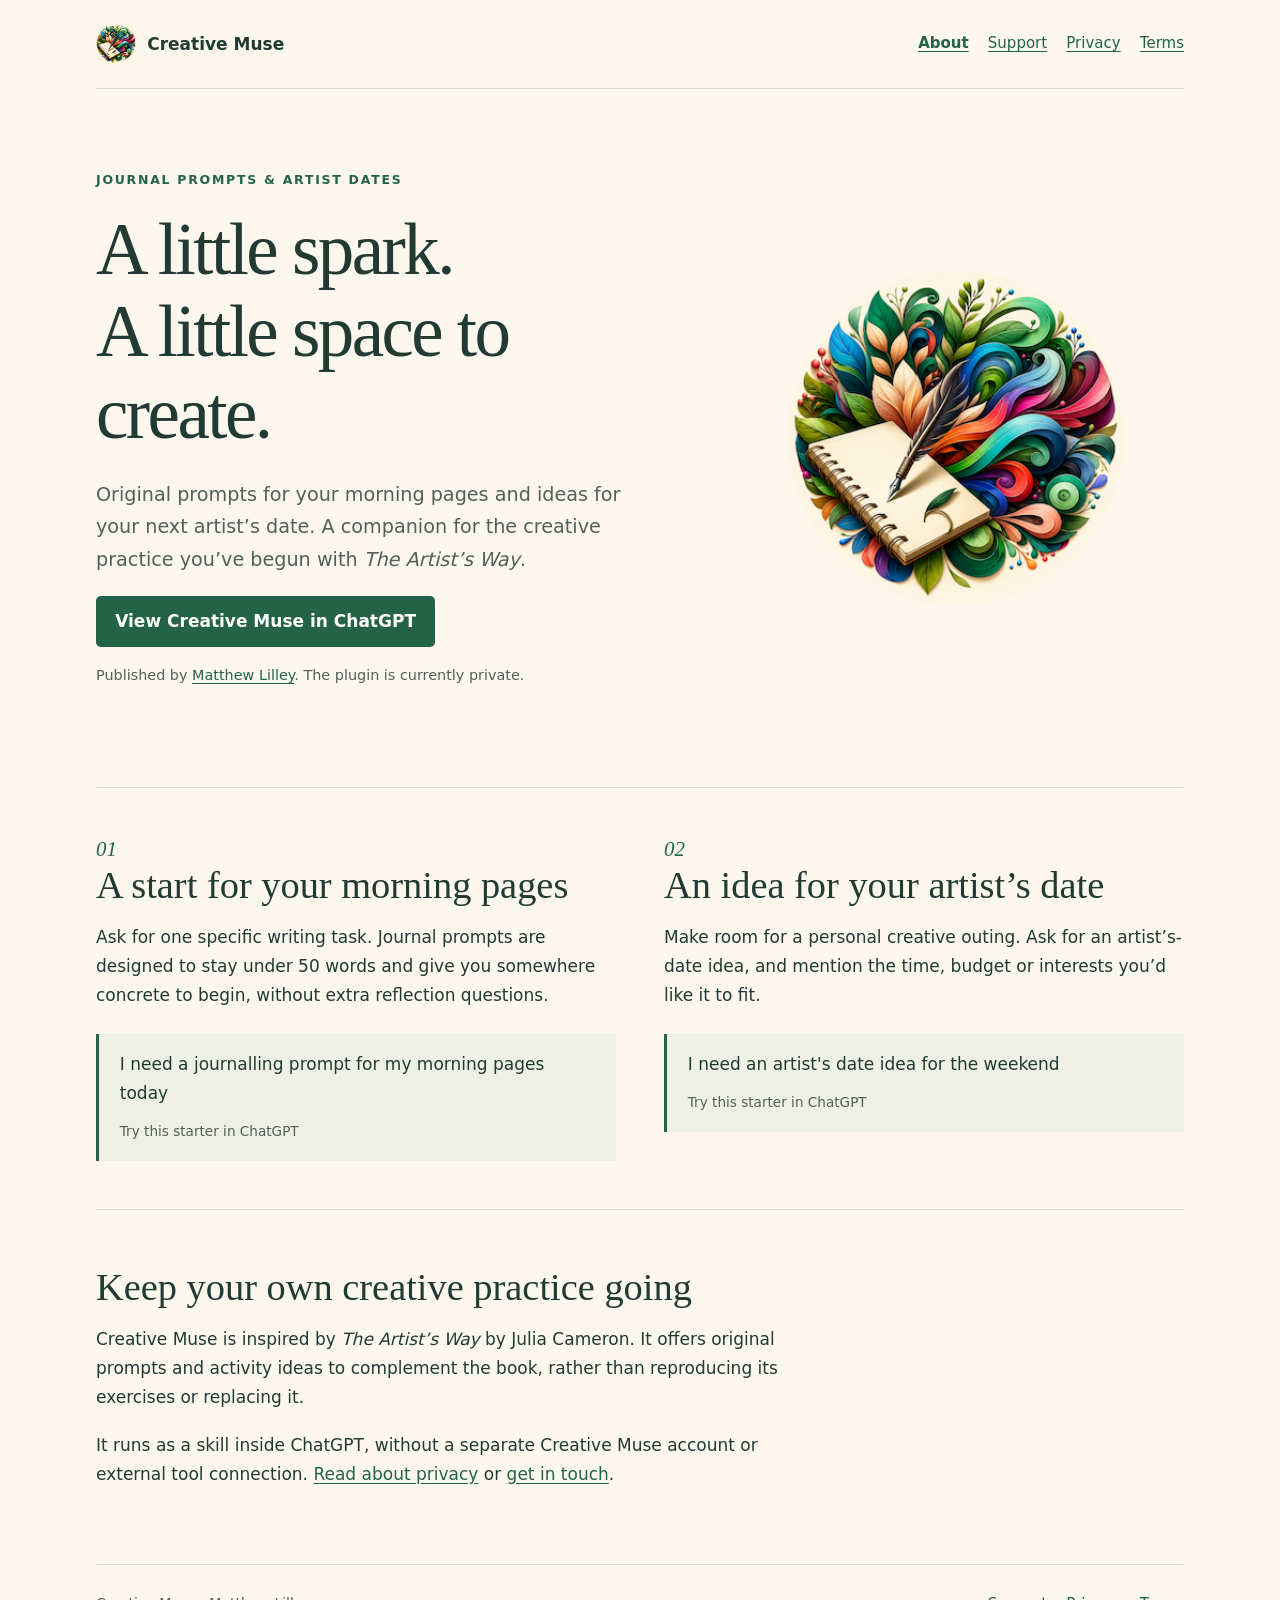
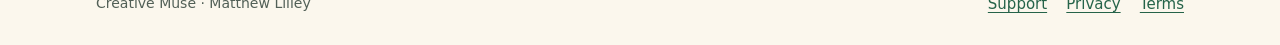
<file: docs/index.html>
<!doctype html>
<html lang="en-GB">
<head>
  <meta charset="utf-8">
  <meta name="viewport" content="width=device-width, initial-scale=1">
  <meta name="description" content="Creative Muse offers original morning-pages journal prompts and artist's-date ideas, inspired by The Artist's Way. Published by Matthew Lilley.">
  <title>Creative Muse — Journal prompts &amp; artist dates</title>
  <link rel="icon" type="image/png" href="./assets/gpt-icon.png">
  <link rel="stylesheet" href="./styles.css">
</head>
<body>
  <a class="skip" href="#main">Skip to content</a>
  <div class="shell">
    <header>
      <a class="brand" href="./index.html"><img src="./assets/gpt-icon.png" alt="" width="40" height="40">Creative Muse</a>
      <nav aria-label="Main navigation">
        <a href="./index.html" aria-current="page">About</a><a href="./support.html">Support</a><a href="./privacy.html">Privacy</a><a href="./terms.html">Terms</a>
      </nav>
    </header>
    <main id="main">
      <section class="hero" aria-labelledby="intro">
        <div>
          <p class="eyebrow">Journal prompts &amp; artist dates</p>
          <h1 id="intro">A little spark.<br>A little space to create.</h1>
          <p class="lede">Original prompts for your morning pages and ideas for your next artist’s date. A companion for the creative practice you’ve begun with <cite>The Artist’s Way</cite>.</p>
          <a class="button" href="https://chatgpt.com/plugins/plugin_fdeabe9388f481919eccb0350916b660">View Creative Muse in ChatGPT</a>
          <p class="byline">Published by <a href="https://mattlilley.com">Matthew Lilley</a>. The plugin is currently private.</p>
        </div>
        <img class="hero-art" src="./assets/gpt-icon.png" width="314" height="314" alt="Creative Muse’s colourful notebook, quill and curling leaves">
      </section>
      <section class="practice" aria-label="Two ways to begin">
        <article>
          <span class="number" aria-hidden="true">01</span>
          <h2>A start for your morning pages</h2>
          <p>Ask for one specific writing task. Journal prompts are designed to stay under 50 words and give you somewhere concrete to begin, without extra reflection questions.</p>
          <blockquote><p>I need a journalling prompt for my morning pages today</p><span class="caption">Try this starter in ChatGPT</span></blockquote>
        </article>
        <article>
          <span class="number" aria-hidden="true">02</span>
          <h2>An idea for your artist’s date</h2>
          <p>Make room for a personal creative outing. Ask for an artist’s-date idea, and mention the time, budget or interests you’d like it to fit.</p>
          <blockquote><p>I need an artist's date idea for the weekend</p><span class="caption">Try this starter in ChatGPT</span></blockquote>
        </article>
      </section>
      <section class="companion" aria-labelledby="companion">
        <h2 id="companion">Keep your own creative practice going</h2>
        <p>Creative Muse is inspired by <cite>The Artist’s Way</cite> by Julia Cameron. It offers original prompts and activity ideas to complement the book, rather than reproducing its exercises or replacing it.</p>
        <p>It runs as a skill inside ChatGPT, without a separate Creative Muse account or external tool connection. <a href="./privacy.html">Read about privacy</a> or <a href="./support.html">get in touch</a>.</p>
      </section>
    </main>
    <footer><p>Creative Muse · Matthew Lilley</p><nav aria-label="Footer navigation"><a href="./support.html">Support</a><a href="./privacy.html">Privacy</a><a href="./terms.html">Terms</a></nav></footer>
  </div>
</body>
</html>
</file>
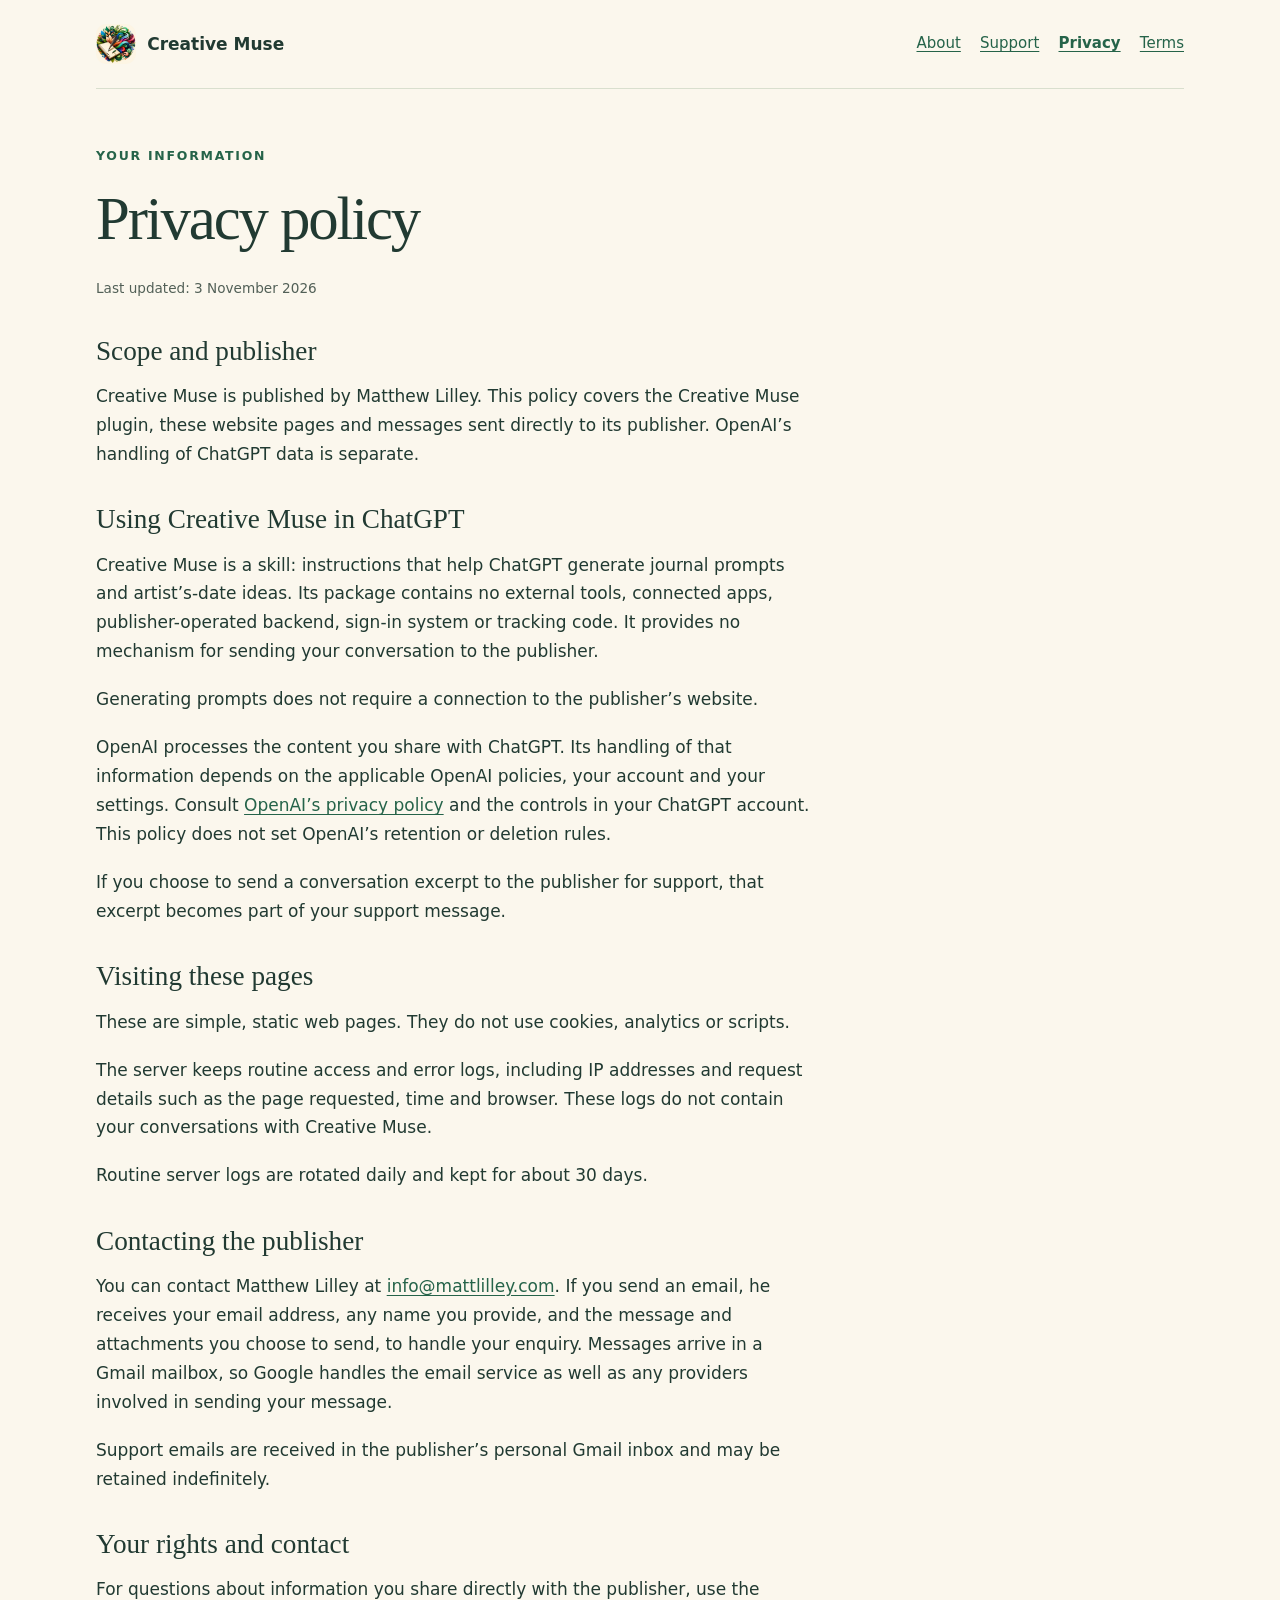
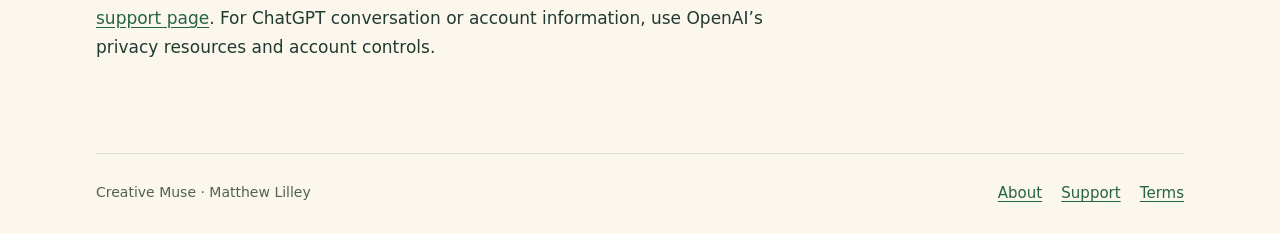
<file: docs/privacy.html>
<!doctype html>
<html lang="en-GB">
<head>
  <meta charset="utf-8">
  <meta name="viewport" content="width=device-width, initial-scale=1">
  <meta name="description" content="Privacy information for Creative Muse, covering ChatGPT conversations, website visits and support messages.">
  <title>Privacy policy — Creative Muse</title>
  <link rel="icon" type="image/png" href="./assets/gpt-icon.png">
  <link rel="stylesheet" href="./styles.css">
</head>
<body>
  <a class="skip" href="#main">Skip to content</a>
  <div class="shell">
    <header>
      <a class="brand" href="./index.html"><img src="./assets/gpt-icon.png" alt="" width="40" height="40">Creative Muse</a>
      <nav aria-label="Main navigation"><a href="./index.html">About</a><a href="./support.html">Support</a><a href="./privacy.html" aria-current="page">Privacy</a><a href="./terms.html">Terms</a></nav>
    </header>
    <main id="main" class="prose">
      <p class="eyebrow">Your information</p>
      <h1>Privacy policy</h1>
      <p class="caption">Last updated: <time datetime="2026-11-03">3 November 2026</time></p>
      <h2>Scope and publisher</h2>
      <p>Creative Muse is published by Matthew Lilley. This policy covers the Creative Muse plugin, these website pages and messages sent directly to its publisher. OpenAI’s handling of ChatGPT data is separate.</p>
      <h2>Using Creative Muse in ChatGPT</h2>
      <p>Creative Muse is a skill: instructions that help ChatGPT generate journal prompts and artist’s-date ideas. Its package contains no external tools, connected apps, publisher-operated backend, sign-in system or tracking code. It provides no mechanism for sending your conversation to the publisher.</p>
      <p>Generating prompts does not require a connection to the publisher’s website.</p>
      <p>OpenAI processes the content you share with ChatGPT. Its handling of that information depends on the applicable OpenAI policies, your account and your settings. Consult <a href="https://openai.com/policies/privacy-policy/">OpenAI’s privacy policy</a> and the controls in your ChatGPT account. This policy does not set OpenAI’s retention or deletion rules.</p>
      <p>If you choose to send a conversation excerpt to the publisher for support, that excerpt becomes part of your support message.</p>
      <h2>Visiting these pages</h2>
      <p>These are simple, static web pages. They do not use cookies, analytics or scripts.</p>
      <p>The server keeps routine access and error logs, including IP addresses and request details such as the page requested, time and browser. These logs do not contain your conversations with Creative Muse.</p>
      <p>Routine server logs are rotated daily and kept for about 30 days.</p>
      <h2>Contacting the publisher</h2>
      <p>You can contact Matthew Lilley at <a href="mailto:info@mattlilley.com">info@mattlilley.com</a>. If you send an email, he receives your email address, any name you provide, and the message and attachments you choose to send, to handle your enquiry. Messages arrive in a Gmail mailbox, so Google handles the email service as well as any providers involved in sending your message.</p>
      <p>Support emails are received in the publisher’s personal Gmail inbox and may be retained indefinitely.</p>
      <h2>Your rights and contact</h2>
      <p>For questions about information you share directly with the publisher, use the <a href="./support.html">support page</a>. For ChatGPT conversation or account information, use OpenAI’s privacy resources and account controls.</p>
    </main>
    <footer><p>Creative Muse · Matthew Lilley</p><nav aria-label="Footer navigation"><a href="./index.html">About</a><a href="./support.html">Support</a><a href="./terms.html">Terms</a></nav></footer>
  </div>
</body>
</html>
</file>
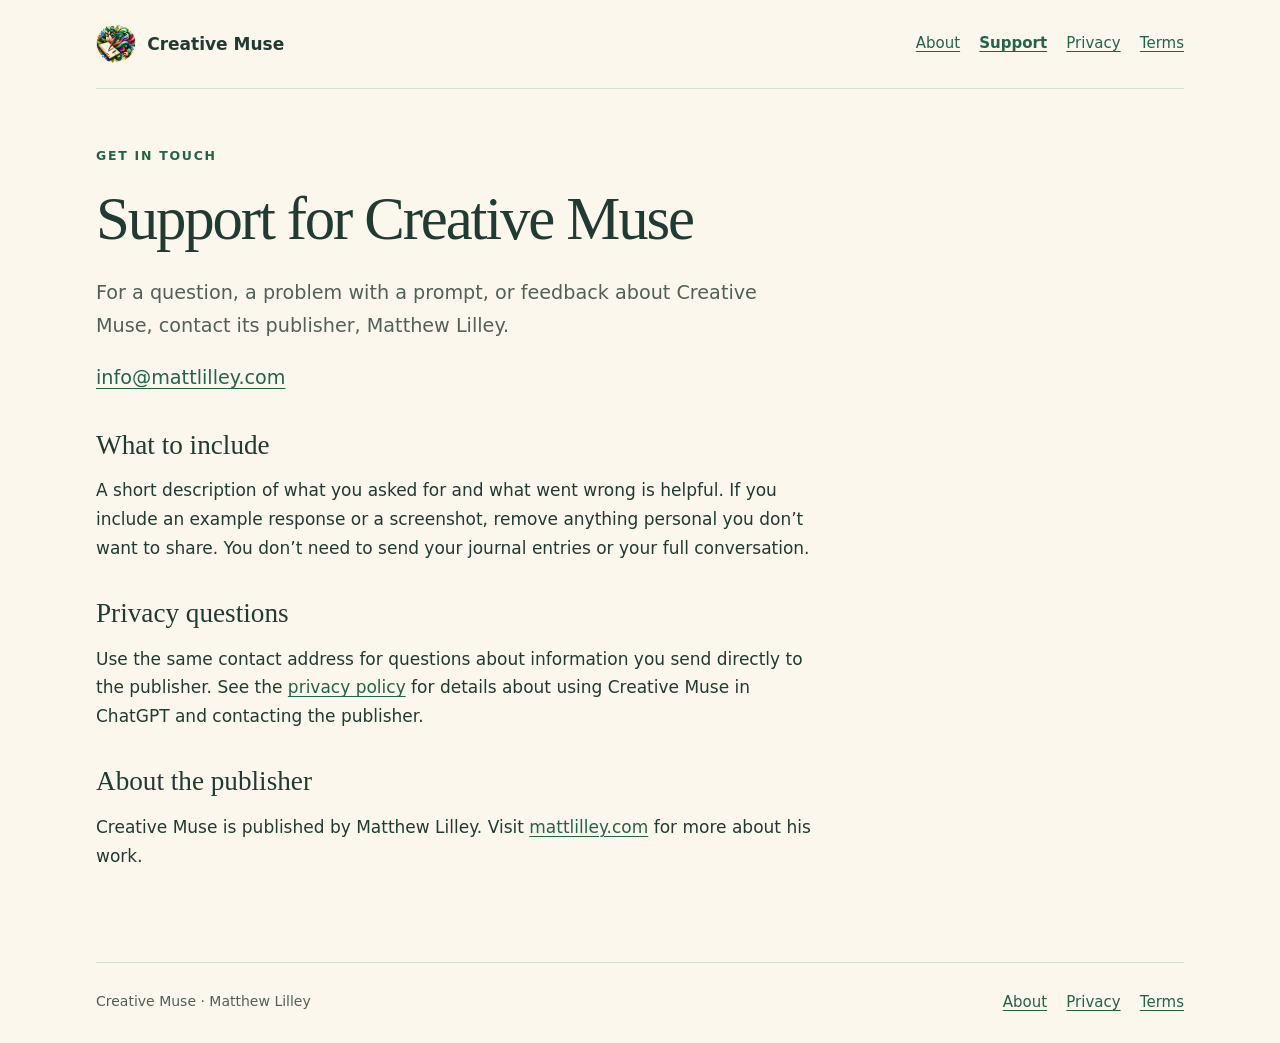
<file: docs/support.html>
<!doctype html>
<html lang="en-GB">
<head>
  <meta charset="utf-8">
  <meta name="viewport" content="width=device-width, initial-scale=1">
  <meta name="description" content="Contact Matthew Lilley about Creative Muse, the ChatGPT skill for original journal prompts and artist's-date ideas.">
  <title>Support — Creative Muse</title>
  <link rel="icon" type="image/png" href="./assets/gpt-icon.png">
  <link rel="stylesheet" href="./styles.css">
</head>
<body>
  <a class="skip" href="#main">Skip to content</a>
  <div class="shell">
    <header>
      <a class="brand" href="./index.html"><img src="./assets/gpt-icon.png" alt="" width="40" height="40">Creative Muse</a>
      <nav aria-label="Main navigation"><a href="./index.html">About</a><a href="./support.html" aria-current="page">Support</a><a href="./privacy.html">Privacy</a><a href="./terms.html">Terms</a></nav>
    </header>
    <main id="main" class="prose">
      <p class="eyebrow">Get in touch</p>
      <h1>Support for Creative Muse</h1>
      <p class="lede">For a question, a problem with a prompt, or feedback about Creative Muse, contact its publisher, Matthew Lilley.</p>
      <p class="contact"><a href="mailto:info@mattlilley.com?subject=Creative%20Muse%20support">info@mattlilley.com</a></p>
      <h2>What to include</h2>
      <p>A short description of what you asked for and what went wrong is helpful. If you include an example response or a screenshot, remove anything personal you don’t want to share. You don’t need to send your journal entries or your full conversation.</p>
      <h2>Privacy questions</h2>
      <p>Use the same contact address for questions about information you send directly to the publisher. See the <a href="./privacy.html">privacy policy</a> for details about using Creative Muse in ChatGPT and contacting the publisher.</p>
      <h2>About the publisher</h2>
      <p>Creative Muse is published by Matthew Lilley. Visit <a href="https://mattlilley.com">mattlilley.com</a> for more about his work.</p>
    </main>
    <footer><p>Creative Muse · Matthew Lilley</p><nav aria-label="Footer navigation"><a href="./index.html">About</a><a href="./privacy.html">Privacy</a><a href="./terms.html">Terms</a></nav></footer>
  </div>
</body>
</html>
</file>
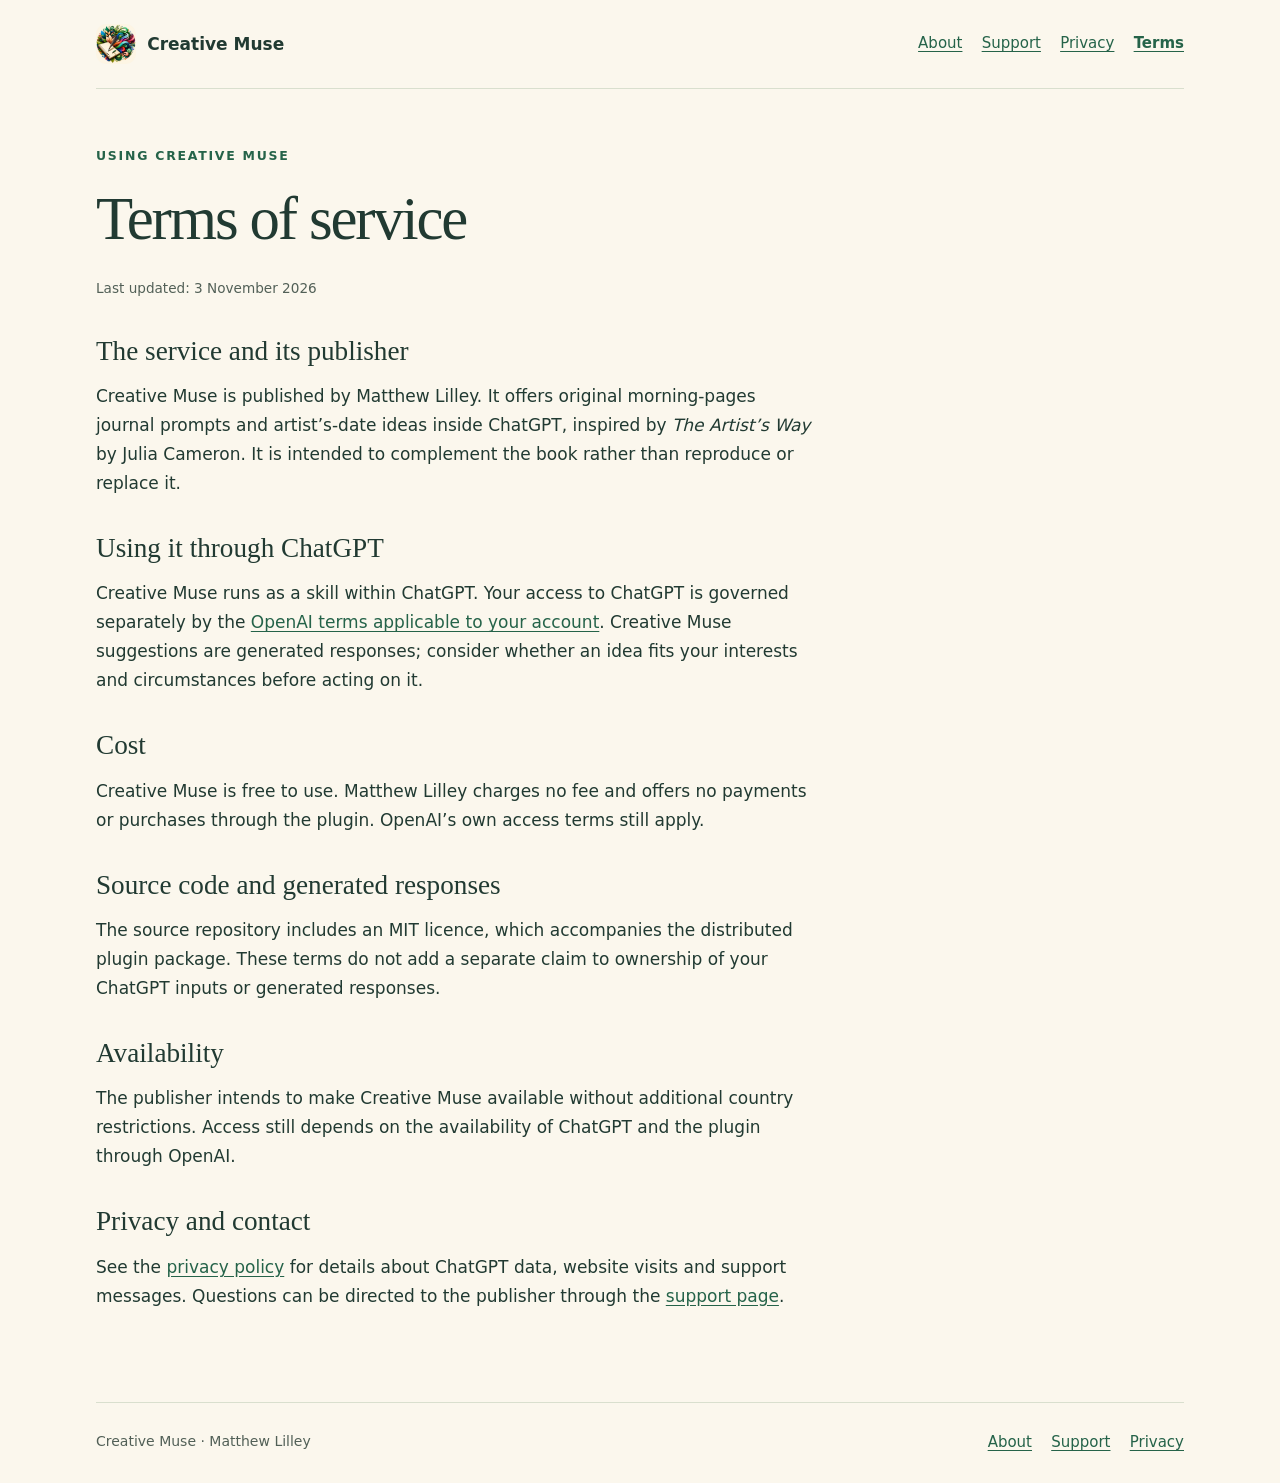
<file: docs/terms.html>
<!doctype html>
<html lang="en-GB">
<head>
  <meta charset="utf-8">
  <meta name="viewport" content="width=device-width, initial-scale=1">
  <meta name="description" content="Terms of service for Creative Muse, an independent creative companion inspired by The Artist's Way.">
  <title>Terms of service — Creative Muse</title>
  <link rel="icon" type="image/png" href="./assets/gpt-icon.png">
  <link rel="stylesheet" href="./styles.css">
</head>
<body>
  <a class="skip" href="#main">Skip to content</a>
  <div class="shell">
    <header>
      <a class="brand" href="./index.html"><img src="./assets/gpt-icon.png" alt="" width="40" height="40">Creative Muse</a>
      <nav aria-label="Main navigation"><a href="./index.html">About</a><a href="./support.html">Support</a><a href="./privacy.html">Privacy</a><a href="./terms.html" aria-current="page">Terms</a></nav>
    </header>
    <main id="main" class="prose">
      <p class="eyebrow">Using Creative Muse</p>
      <h1>Terms of service</h1>
      <p class="caption">Last updated: <time datetime="2026-11-03">3 November 2026</time></p>
      <h2>The service and its publisher</h2>
      <p>Creative Muse is published by Matthew Lilley. It offers original morning-pages journal prompts and artist’s-date ideas inside ChatGPT, inspired by <cite>The Artist’s Way</cite> by Julia Cameron. It is intended to complement the book rather than reproduce or replace it.</p>
      <h2>Using it through ChatGPT</h2>
      <p>Creative Muse runs as a skill within ChatGPT. Your access to ChatGPT is governed separately by the <a href="https://openai.com/policies/terms-of-use/">OpenAI terms applicable to your account</a>. Creative Muse suggestions are generated responses; consider whether an idea fits your interests and circumstances before acting on it.</p>
      <h2>Cost</h2>
      <p>Creative Muse is free to use. Matthew Lilley charges no fee and offers no payments or purchases through the plugin. OpenAI’s own access terms still apply.</p>
      <h2>Source code and generated responses</h2>
      <p>The source repository includes an MIT licence, which accompanies the distributed plugin package. These terms do not add a separate claim to ownership of your ChatGPT inputs or generated responses.</p>
      <h2>Availability</h2>
      <p>The publisher intends to make Creative Muse available without additional country restrictions. Access still depends on the availability of ChatGPT and the plugin through OpenAI.</p>
      <h2>Privacy and contact</h2>
      <p>See the <a href="./privacy.html">privacy policy</a> for details about ChatGPT data, website visits and support messages. Questions can be directed to the publisher through the <a href="./support.html">support page</a>.</p>
    </main>
    <footer><p>Creative Muse · Matthew Lilley</p><nav aria-label="Footer navigation"><a href="./index.html">About</a><a href="./support.html">Support</a><a href="./privacy.html">Privacy</a></nav></footer>
  </div>
</body>
</html>
</file>
<file: docs/styles.css>
:root {
  color-scheme: light;
  --paper: #fbf7ed;
  --ink: #213a32;
  --muted: #526057;
  --accent: #256349;
  --line: #d9dfce;
  --wash: #eef0e3;
}
* { box-sizing: border-box; }
body { margin: 0; background: var(--paper); color: var(--ink); font: 1.0625rem/1.7 system-ui, sans-serif; }
a { color: var(--accent); text-underline-offset: .2em; }
a:hover { text-decoration-thickness: .14em; }
a:focus-visible { outline: 3px solid var(--accent); outline-offset: 5px; border-radius: 2px; }
.skip { position: absolute; top: -6rem; left: 1rem; padding: .5rem 1rem; background: white; z-index: 2; }
.skip:focus { top: .5rem; }
.shell { width: min(100% - 3rem, 68rem); margin-inline: auto; }
header { display: flex; align-items: center; justify-content: space-between; gap: 1rem; padding-block: 1.5rem; border-bottom: 1px solid var(--line); }
.brand { display: inline-flex; align-items: center; gap: .7rem; text-decoration: none; color: var(--ink); font-weight: 650; }
.brand img { width: 2.5rem; height: 2.5rem; border-radius: .65rem; }
nav { display: flex; flex-wrap: wrap; gap: .4rem 1.2rem; font-size: .9375rem; }
nav a[aria-current="page"] { font-weight: 700; }
h1, h2, h3 { font-family: Georgia, serif; line-height: 1.12; font-weight: 400; text-wrap: balance; }
h1 { font-size: clamp(2.5rem, 5.7vw, 4.8rem); letter-spacing: -.035em; margin: .8rem 0 1.5rem; }
h2 { font-size: clamp(1.75rem, 3vw, 2.5rem); margin: 0 0 1rem; }
h3 { font-size: 1.5rem; }
p { margin: 0 0 1.2rem; }
.eyebrow { font-size: .78rem; letter-spacing: .14em; text-transform: uppercase; font-weight: 650; color: var(--accent); }
.hero { display: grid; grid-template-columns: 1.25fr 1fr; align-items: center; gap: 4rem; padding-block: 5rem; }
.hero-art { display: block; width: 100%; max-width: 21rem; height: auto; margin-inline: auto; border-radius: 50%; }
.lede { font-size: 1.2rem; color: var(--muted); }
.button { display: inline-block; padding: .7rem 1.2rem; background: var(--accent); color: white; border-radius: .3rem; text-decoration: none; font-weight: 600; }
.button:hover { background: #1d513b; }
.byline { margin-top: 1rem; font-size: .9rem; color: var(--muted); }
.practice { display: grid; grid-template-columns: 1fr 1fr; gap: 3rem; padding: 3rem 0; border-block: 1px solid var(--line); }
.practice article { min-width: 0; }
.number { font: italic 1.3rem Georgia, serif; color: var(--accent); }
blockquote { margin: 1.5rem 0 0; padding: 1rem 1.3rem; border-left: 3px solid var(--accent); background: var(--wash); }
blockquote p { margin-bottom: .5rem; }
.caption { font-size: .85rem; color: var(--muted); }
.companion { padding-block: 3.5rem; max-width: 44rem; }
.prose { max-width: 45rem; padding-block: 3.5rem 4.5rem; }
.prose h1 { font-size: clamp(2.5rem, 5vw, 3.8rem); }
.prose h2 { font-size: 1.7rem; margin-top: 2.2rem; }
.prose ul { padding-left: 1.3rem; }
.prose li { margin-block: .6rem; }
.contact { font-size: 1.2rem; overflow-wrap: anywhere; }
footer { display: flex; flex-wrap: wrap; justify-content: space-between; gap: 1rem; padding-block: 1.7rem; border-top: 1px solid var(--line); font-size: .875rem; color: var(--muted); }
footer p { margin: 0; }
@media (max-width: 700px) {
  .shell { width: min(100% - 2rem, 45rem); }
  header { flex-direction: column; align-items: flex-start; }
  nav { gap: .35rem 1rem; }
  .hero { grid-template-columns: 1fr; gap: 2rem; padding-block: 3rem; }
  .hero-art { max-width: 14rem; }
  .practice { grid-template-columns: 1fr; gap: 2.5rem; padding-block: 2.5rem; }
  .companion, .prose { padding-block: 2.5rem; }
}
</file>
